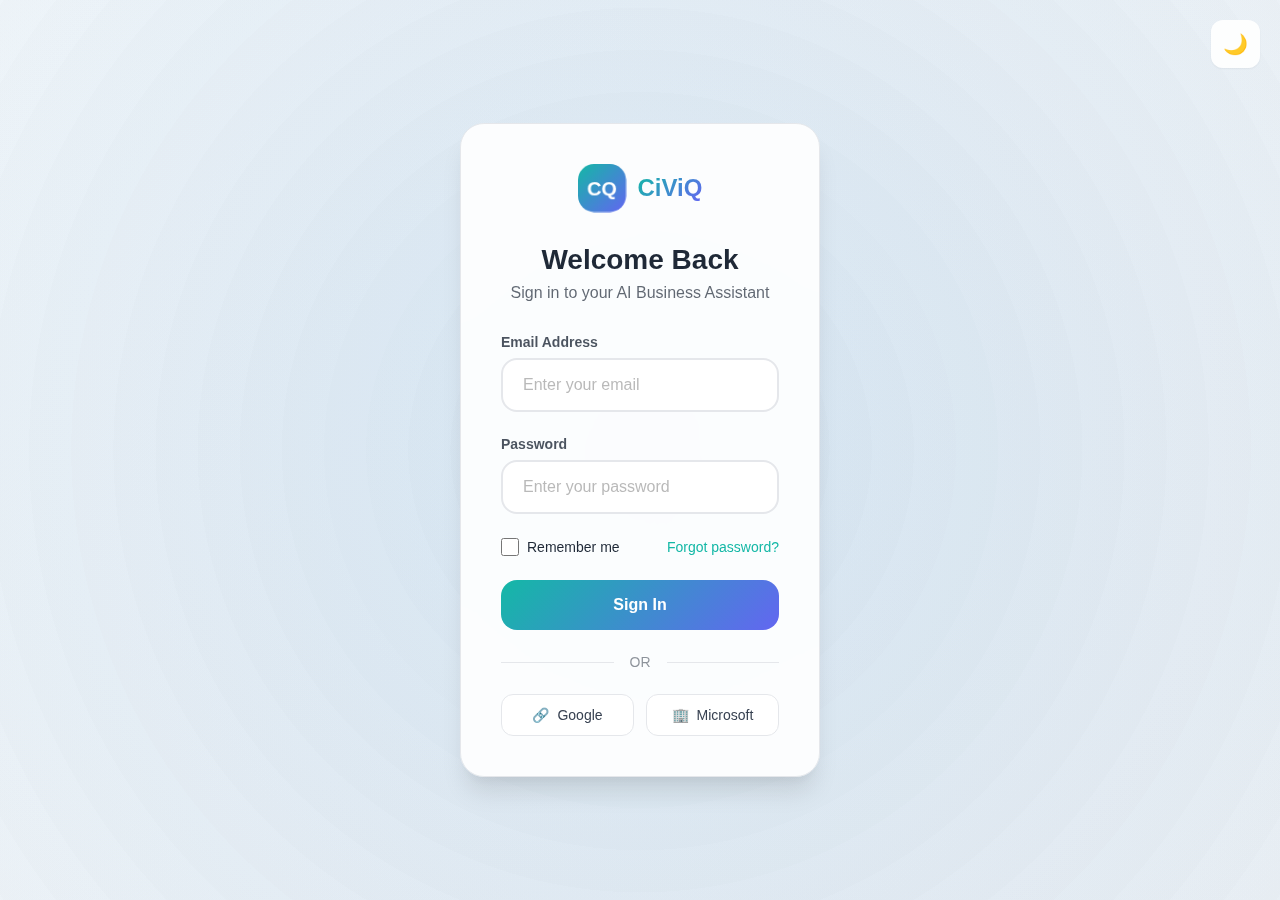
<file: index.html>
<!DOCTYPE html>
<html lang="en">
<head>
    <meta charset="UTF-8">
    <meta name="viewport" content="width=device-width, initial-scale=1.0">
    <meta http-equiv="refresh" content="0; url=login.html" />
    <link rel="stylesheet" href="style.css">
    <title>CiViQ - AI Business Assistant</title>
</head>
<body class="light">
    <div class="container">
        <!-- Sidebar -->
        <div class="sidebar">
            <div class="logo">
                <div class="logo-icon">CQ</div>
                <div class="logo-text">CiViQ</div>
            </div>

            <div class="sidebar-section">
                <div class="section-title">Quick Actions</div>
                <div class="quick-actions">
                    <button class="action-btn">
                        <span>📊</span>
                        Summarize Data
                    </button>
                    <button class="action-btn">
                        <span>🚨</span>
                        Show Alerts
                    </button>
                    <button class="action-btn">
                        <span>📋</span>
                        Draft Plan
                    </button>
                    <button class="action-btn">
                        <span>📈</span>
                        Generate Report
                    </button>
                </div>
            </div>

            <div class="sidebar-section">
                <div class="section-title">Recent Reports</div>
                <div class="recent-reports">
                    <div class="report-item">
                        <div class="report-title">Q4 Performance Summary</div>
                        <div class="report-meta">2 hours ago • Google Sheets</div>
                    </div>
                    <div class="report-item">
                        <div class="report-title">Risk Assessment Alert</div>
                        <div class="report-meta">5 hours ago • Slack Integration</div>
                    </div>
                    <div class="report-item">
                        <div class="report-title">Weekly Team Insights</div>
                        <div class="report-meta">1 day ago • Notion</div>
                    </div>
                    <div class="report-item">
                        <div class="report-title">Budget Analysis</div>
                        <div class="report-meta">2 days ago • Google Drive</div>
                    </div>
                </div>
            </div>
        </div>

        <!-- Main Content -->
        <div class="main-content">
            <div class="header">
                <div class="header-left">
                    <div class="status-indicator">
                        <div class="status-dot"></div>
                        All Systems Online
                    </div>
                </div>
                <div class="header-right">
                    <button class="theme-toggle" onclick="toggleTheme()">🌙</button>
                </div>
            </div>

            <div class="chat-area" id="chatArea">
                <div class="floating-info">
                    Connected: Google Drive, Slack, Notion, Sheets
                </div>

                <div class="message">
                    <div class="message-avatar ai-avatar">CQ</div>
                    <div class="message-content">
                        Welcome to CiVic Copilot! I'm your AI business assistant, ready to help you with operational insights, risk monitoring, and data analysis. I'm currently connected to your Google Drive, Slack, Notion, and Google Sheets.
                        <br><br>
                        I've detected 3 new alerts that require your attention and have fresh data from your connected sources. How can I assist you today?
                    </div>
                </div>
            </div>

            <!-- Input Area -->
            <div class="input-area">
                <div class="input-container">
                    <div class="suggestions">
                        <button class="suggestion-chip" onclick="sendSuggestion('📊 Weekly summary')">📊 Weekly summary</button>
                        <button class="suggestion-chip" onclick="sendSuggestion('🚨 Check alerts')">🚨 Check alerts</button>
                        <button class="suggestion-chip" onclick="sendSuggestion('📈 Revenue analysis')">📈 Revenue analysis</button>
                        <button class="suggestion-chip" onclick="sendSuggestion('📋 Create action plan')">📋 Create action plan</button>
                    </div>
                    <div class="input-wrapper">
                        <textarea class="message-input" id="messageInput" placeholder="Ask me about your business data, request insights, or create reports..." rows="1"></textarea>
                        <button class="send-btn" id="sendBtn" onclick="sendMessage()">↗</button>
                    </div>
                </div>
            </div>
        </div>
    </div>


    <script>
        let isDark = false;
        let isTyping = false;

        function toggleTheme() {
            const body = document.body;
            const themeToggle = document.querySelector('.theme-toggle');
            
            isDark = !isDark;
            
            if (isDark) {
                body.className = 'dark';
                themeToggle.textContent = '☀️';
            } else {
                body.className = 'light';
                themeToggle.textContent = '🌙';
            }
        }

        function addMessage(content, isUser = false) {
            const chatArea = document.getElementById('chatArea');
            const messageDiv = document.createElement('div');
            messageDiv.className = `message ${isUser ? 'user' : ''}`;
            
            const avatar = document.createElement('div');
            avatar.className = `message-avatar ${isUser ? 'user-avatar' : 'ai-avatar'}`;
            avatar.textContent = isUser ? 'U' : 'CQ';
            
            const messageContent = document.createElement('div');
            messageContent.className = 'message-content';
            messageContent.innerHTML = content;
            
            messageDiv.appendChild(avatar);
            messageDiv.appendChild(messageContent);
            chatArea.appendChild(messageDiv);
            
            // Scroll to bottom
            chatArea.scrollTop = chatArea.scrollHeight;
        }

        function addTypingIndicator() {
            const chatArea = document.getElementById('chatArea');
            const messageDiv = document.createElement('div');
            messageDiv.className = 'message';
            messageDiv.id = 'typingIndicator';
            
            const avatar = document.createElement('div');
            avatar.className = 'message-avatar ai-avatar';
            avatar.textContent = 'CQ';
            
            const typingDiv = document.createElement('div');
            typingDiv.className = 'message-content typing-indicator';
            typingDiv.innerHTML = '<div class="typing-dot"></div><div class="typing-dot"></div><div class="typing-dot"></div>';
            
            messageDiv.appendChild(avatar);
            messageDiv.appendChild(typingDiv);
            chatArea.appendChild(messageDiv);
            
            // Scroll to bottom
            chatArea.scrollTop = chatArea.scrollHeight;
        }

        function removeTypingIndicator() {
            const typingIndicator = document.getElementById('typingIndicator');
            if (typingIndicator) {
                typingIndicator.remove();
            }
        }

        function simulateAIResponse(userMessage) {
            const responses = [
                "I'm analyzing your request. Based on the data from your connected sources, here are the key insights you're looking for...",
                "Let me pull the latest information from your systems. I can see some interesting patterns in your data that might be relevant...",
                "I've processed your query and found several important points to highlight. Here's what the data shows...",
                "Based on my analysis of your recent activity across all platforms, I can provide you with the following insights...",
                "I've reviewed your latest data and identified some key trends. Let me break this down for you..."
            ];
            
            const randomResponse = responses[Math.floor(Math.random() * responses.length)];
            
            // Add typing indicator
            addTypingIndicator();
            isTyping = true;
            
            // Simulate AI thinking time (2-4 seconds)
            setTimeout(() => {
                removeTypingIndicator();
                addMessage(randomResponse);
                isTyping = false;
            }, Math.random() * 2000 + 2000);
        }

        function sendMessage() {
            const textarea = document.getElementById('messageInput');
            const sendBtn = document.getElementById('sendBtn');
            const input = textarea.value.trim();
            
            if (input && !isTyping) {
                // Add user message
                addMessage(input, true);
                
                // Clear input
                textarea.value = '';
                textarea.style.height = 'auto';
                
                // Disable send button while typing
                sendBtn.disabled = true;
                
                // Simulate AI response
                simulateAIResponse(input);
                
                // Re-enable send button after response
                setTimeout(() => {
                    sendBtn.disabled = false;
                }, 4000);
            }
        }

        // Auto-resize textarea
        const textarea = document.getElementById('messageInput');
        textarea.addEventListener('input', function() {
            this.style.height = 'auto';
            this.style.height = Math.min(this.scrollHeight, 120) + 'px';
        });

        // Add interactivity to suggestions
        document.querySelectorAll('.suggestion-chip').forEach(chip => {
            chip.addEventListener('click', function() {
                textarea.value = this.textContent.substring(2); // Remove emoji
                textarea.focus();
            });
        });

        // Add interactivity to action buttons
        document.querySelectorAll('.action-btn').forEach(btn => {
            btn.addEventListener('click', function() {
                const action = this.textContent.trim();
                textarea.value = `Please ${action.toLowerCase()}`;
                textarea.focus();
            });
        });

        // Add send button functionality
        document.getElementById('sendBtn').addEventListener('click', sendMessage);

        // Handle Enter key in textarea
        textarea.addEventListener('keydown', function(e) {
            if (e.key === 'Enter' && !e.shiftKey) {
                e.preventDefault();
                sendMessage();
            }
        });
    </script>
</body>
</html>
</file>
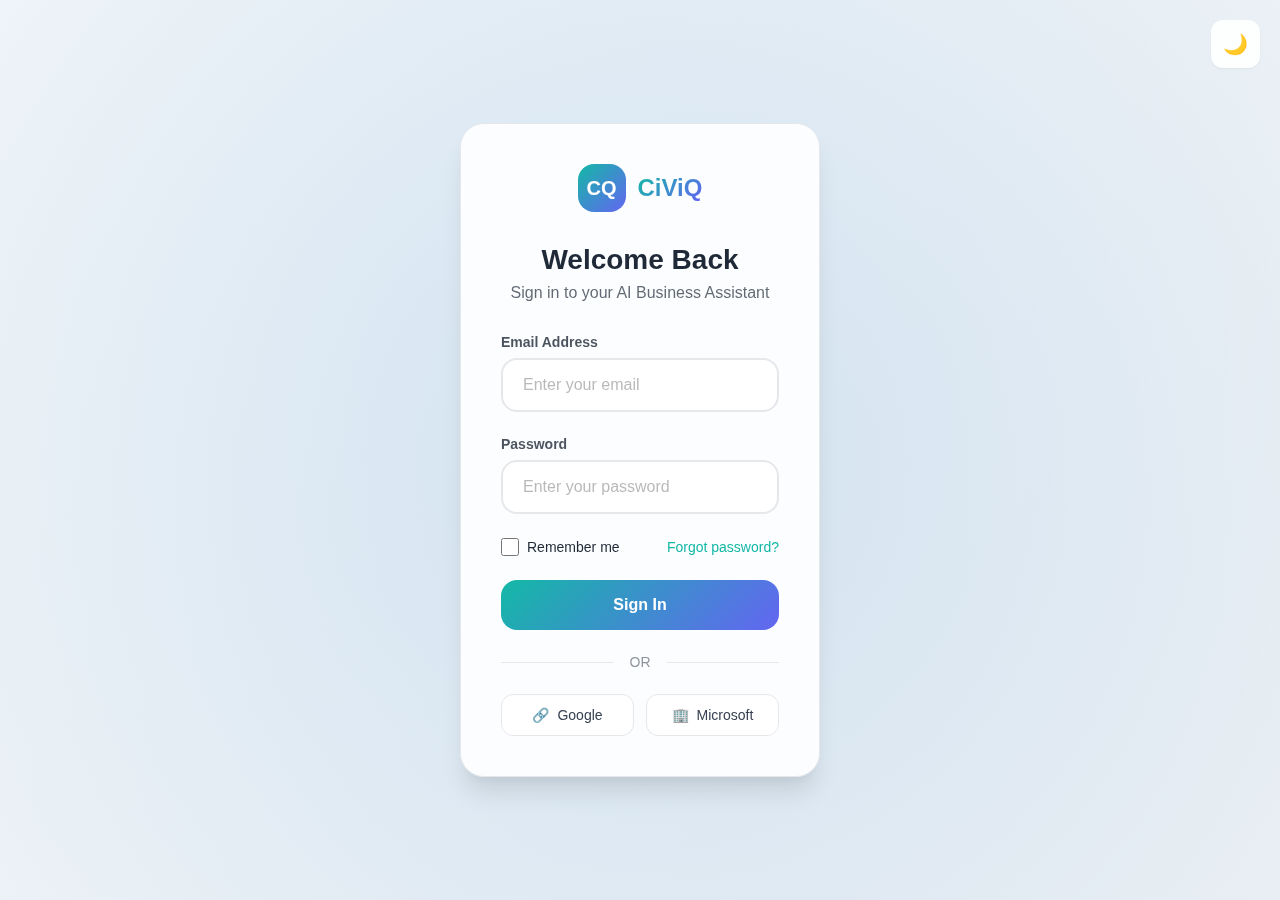
<file: login.html>
<!DOCTYPE html>
<html lang="en">
<head>
    <meta charset="UTF-8">
    <meta name="viewport" content="width=device-width, initial-scale=1.0">
    <title>CiViQ - Login</title>
    <style>
        * {
            margin: 0;
            padding: 0;
            box-sizing: border-box;
        }

        :root {
            --teal-primary: #14b8a6;
            --teal-secondary: #0d9488;
            --indigo-primary: #6366f1;
            --indigo-secondary: #4f46e5;
            --grey-50: #f9fafb;
            --grey-100: #f3f4f6;
            --grey-200: #e5e7eb;
            --grey-300: #d1d5db;
            --grey-400: #9ca3af;
            --grey-500: #6b7280;
            --grey-600: #4b5563;
            --grey-700: #374151;
            --grey-800: #1f2937;
            --grey-900: #111827;
            --white: #ffffff;
            --shadow-sm: 0 1px 2px 0 rgb(0 0 0 / 0.05);
            --shadow-md: 0 4px 6px -1px rgb(0 0 0 / 0.1), 0 2px 4px -2px rgb(0 0 0 / 0.1);
            --shadow-lg: 0 10px 15px -3px rgb(0 0 0 / 0.1), 0 4px 6px -4px rgb(0 0 0 / 0.1);
            --shadow-xl: 0 20px 25px -5px rgb(0 0 0 / 0.1), 0 10px 10px -5px rgb(0 0 0 / 0.04);
        }

        body {
            font-family: -apple-system, BlinkMacSystemFont, 'Segoe UI', Roboto, Oxygen, Ubuntu, Cantarell, sans-serif;
            height: 100vh;
            display: flex;
            align-items: center;
            justify-content: center;
            transition: all 0.3s ease;
            position: relative;
            overflow: hidden;
        }

        /* Light Mode */
        body.light {
            background: linear-gradient(135deg, var(--grey-50) 0%, var(--grey-100) 100%);
            color: var(--grey-800);
        }

        /* Dark Mode */
        body.dark {
            background: linear-gradient(135deg, var(--grey-900) 0%, #0f172a 100%);
            color: var(--grey-100);
        }

        /* Animated Background */
        .bg-animation {
            position: absolute;
            top: 0;
            left: 0;
            right: 0;
            bottom: 0;
            overflow: hidden;
            z-index: 1;
        }

        .bg-animation::before {
            content: '';
            position: absolute;
            top: -50%;
            left: -50%;
            width: 200%;
            height: 200%;
            background: radial-gradient(circle, rgba(20, 184, 166, 0.1) 0%, transparent 70%);
            animation: rotate 20s linear infinite;
        }

        .bg-animation::after {
            content: '';
            position: absolute;
            top: -50%;
            right: -50%;
            width: 200%;
            height: 200%;
            background: radial-gradient(circle, rgba(99, 102, 241, 0.1) 0%, transparent 70%);
            animation: rotate 25s linear infinite reverse;
        }

        @keyframes rotate {
            0% { transform: rotate(0deg); }
            100% { transform: rotate(360deg); }
        }

        /* Theme Toggle */
        .theme-toggle {
            position: absolute;
            top: 20px;
            right: 20px;
            padding: 12px;
            border: none;
            border-radius: 12px;
            cursor: pointer;
            font-size: 20px;
            transition: all 0.2s ease;
            z-index: 1000;
        }

        .light .theme-toggle {
            background: rgba(255, 255, 255, 0.9);
            backdrop-filter: blur(10px);
            box-shadow: var(--shadow-sm);
        }

        .light .theme-toggle:hover {
            background: var(--grey-100);
            box-shadow: var(--shadow-md);
        }

        .dark .theme-toggle {
            background: rgba(31, 41, 55, 0.9);
            backdrop-filter: blur(10px);
            color: var(--grey-300);
            border: 1px solid var(--grey-700);
        }

        .dark .theme-toggle:hover {
            background: var(--grey-700);
        }

        /* Login Container */
        .login-container {
            position: relative;
            z-index: 10;
            width: 100%;
            max-width: 400px;
            padding: 20px;
        }

        .login-card {
            padding: 40px;
            border-radius: 24px;
            backdrop-filter: blur(20px);
            border: 1px solid;
            transition: all 0.3s ease;
            position: relative;
            overflow: hidden;
        }

        .light .login-card {
            background: rgba(255, 255, 255, 0.9);
            border-color: var(--grey-200);
            box-shadow: var(--shadow-xl);
        }

        .dark .login-card {
            background: rgba(31, 41, 55, 0.9);
            border-color: var(--grey-700);
            box-shadow: 0 20px 25px -5px rgb(0 0 0 / 0.3);
        }

        /* Logo */
        .logo {
            display: flex;
            align-items: center;
            justify-content: center;
            gap: 12px;
            margin-bottom: 32px;
        }

        .logo-icon {
            width: 48px;
            height: 48px;
            background: linear-gradient(135deg, var(--teal-primary), var(--indigo-primary));
            border-radius: 16px;
            display: flex;
            align-items: center;
            justify-content: center;
            color: white;
            font-weight: bold;
            font-size: 20px;
            animation: pulse 2s infinite;
        }

        .logo-text {
            font-size: 24px;
            font-weight: 700;
            background: linear-gradient(135deg, var(--teal-primary), var(--indigo-primary));
            -webkit-background-clip: text;
            -webkit-text-fill-color: transparent;
            background-clip: text;
        }

        @keyframes pulse {
            0%, 100% { transform: scale(1); }
            50% { transform: scale(1.05); }
        }

        /* Welcome Text */
        .welcome-text {
            text-align: center;
            margin-bottom: 32px;
        }

        .welcome-title {
            font-size: 28px;
            font-weight: 700;
            margin-bottom: 8px;
        }

        .welcome-subtitle {
            font-size: 16px;
            opacity: 0.7;
        }

        /* Form */
        .login-form {
            display: flex;
            flex-direction: column;
            gap: 24px;
        }

        .form-group {
            position: relative;
        }

        .form-label {
            display: block;
            font-size: 14px;
            font-weight: 600;
            margin-bottom: 8px;
            opacity: 0.8;
        }

        .form-input {
            width: 100%;
            padding: 16px 20px;
            border: 2px solid;
            border-radius: 16px;
            font-size: 16px;
            outline: none;
            transition: all 0.2s ease;
            font-family: inherit;
        }

        .light .form-input {
            background: var(--white);
            border-color: var(--grey-200);
            color: var(--grey-800);
        }

        .light .form-input:focus {
            border-color: var(--teal-primary);
            box-shadow: 0 0 0 3px rgba(20, 184, 166, 0.1);
        }

        .dark .form-input {
            background: var(--grey-800);
            border-color: var(--grey-700);
            color: var(--grey-100);
        }

        .dark .form-input:focus {
            border-color: var(--teal-primary);
            box-shadow: 0 0 0 3px rgba(20, 184, 166, 0.1);
        }

        .form-input::placeholder {
            opacity: 0.5;
        }

        /* Remember Me */
        .remember-forgot {
            display: flex;
            justify-content: space-between;
            align-items: center;
            font-size: 14px;
        }

        .remember-me {
            display: flex;
            align-items: center;
            gap: 8px;
        }

        .checkbox {
            width: 18px;
            height: 18px;
            border: 2px solid;
            border-radius: 4px;
            cursor: pointer;
            transition: all 0.2s ease;
        }

        .light .checkbox {
            border-color: var(--grey-300);
        }

        .light .checkbox:checked {
            background: var(--teal-primary);
            border-color: var(--teal-primary);
        }

        .dark .checkbox {
            border-color: var(--grey-600);
        }

        .dark .checkbox:checked {
            background: var(--teal-primary);
            border-color: var(--teal-primary);
        }

        .forgot-password {
            color: var(--teal-primary);
            text-decoration: none;
            font-weight: 500;
            transition: all 0.2s ease;
        }

        .forgot-password:hover {
            color: var(--teal-secondary);
        }

        /* Login Button */
        .login-btn {
            width: 100%;
            padding: 16px;
            border: none;
            border-radius: 16px;
            background: linear-gradient(135deg, var(--teal-primary), var(--indigo-primary));
            color: white;
            font-size: 16px;
            font-weight: 600;
            cursor: pointer;
            transition: all 0.2s ease;
            position: relative;
            overflow: hidden;
        }

        .login-btn:hover {
            transform: translateY(-2px);
            box-shadow: var(--shadow-lg);
        }

        .login-btn:active {
            transform: translateY(0);
        }

        .login-btn:disabled {
            opacity: 0.7;
            cursor: not-allowed;
            transform: none;
        }

        /* Loading Animation */
        .loading {
            display: none;
            width: 20px;
            height: 20px;
            border: 2px solid rgba(255, 255, 255, 0.3);
            border-radius: 50%;
            border-top-color: white;
            animation: spin 1s linear infinite;
            margin-right: 8px;
        }

        @keyframes spin {
            0% { transform: rotate(0deg); }
            100% { transform: rotate(360deg); }
        }

        /* Divider */
        .divider {
            display: flex;
            align-items: center;
            gap: 16px;
            margin: 24px 0;
        }

        .divider-line {
            flex: 1;
            height: 1px;
        }

        .light .divider-line {
            background: var(--grey-200);
        }

        .dark .divider-line {
            background: var(--grey-700);
        }

        .divider-text {
            font-size: 14px;
            opacity: 0.5;
        }

        /* Social Login */
        .social-login {
            display: flex;
            gap: 12px;
        }

        .social-btn {
            flex: 1;
            padding: 12px;
            border: 1px solid;
            border-radius: 12px;
            cursor: pointer;
            transition: all 0.2s ease;
            display: flex;
            align-items: center;
            justify-content: center;
            font-size: 14px;
            font-weight: 500;
            gap: 8px;
        }

        .light .social-btn {
            background: var(--white);
            border-color: var(--grey-200);
            color: var(--grey-700);
        }

        .light .social-btn:hover {
            background: var(--grey-50);
            border-color: var(--grey-300);
        }

        .dark .social-btn {
            background: var(--grey-800);
            border-color: var(--grey-700);
            color: var(--grey-300);
        }

        .dark .social-btn:hover {
            background: var(--grey-700);
        }

        /* Responsive Design */
        @media (max-width: 480px) {
            .login-container {
                padding: 16px;
            }

            .login-card {
                padding: 24px;
            }

            .welcome-title {
                font-size: 24px;
            }

            .social-login {
                flex-direction: column;
            }
        }
    </style>
</head>
<body class="light">
    <div class="bg-animation"></div>
    
    <button class="theme-toggle" onclick="toggleTheme()">🌙</button>

    <div class="login-container">
        <div class="login-card">
            <div class="logo">
                <div class="logo-icon">CQ</div>
                <div class="logo-text">CiViQ</div>
            </div>

            <div class="welcome-text">
                <h1 class="welcome-title">Welcome Back</h1>
                <p class="welcome-subtitle">Sign in to your AI Business Assistant</p>
            </div>

            <form class="login-form" onsubmit="handleLogin(event)">
                <div class="form-group">
                    <label class="form-label" for="email">Email Address</label>
                    <input 
                        class="form-input" 
                        type="email" 
                        id="email" 
                        placeholder="Enter your email"
                        required
                    >
                </div>

                <div class="form-group">
                    <label class="form-label" for="password">Password</label>
                    <input 
                        class="form-input" 
                        type="password" 
                        id="password" 
                        placeholder="Enter your password"
                        required
                    >
                </div>

                <div class="remember-forgot">
                    <label class="remember-me">
                        <input type="checkbox" class="checkbox" id="remember">
                        <span>Remember me</span>
                    </label>
                    <a href="#" class="forgot-password">Forgot password?</a>
                </div>

                <button type="submit" class="login-btn" id="loginBtn">
                    <div class="loading" id="loading"></div>
                    <span id="loginText">Sign In</span>
                </button>
            </form>

            <div class="divider">
                <div class="divider-line"></div>
                <span class="divider-text">OR</span>
                <div class="divider-line"></div>
            </div>

            <div class="social-login">
                <button class="social-btn" onclick="socialLogin('google')">
                    <span>🔗</span>
                    Google
                </button>
                <button class="social-btn" onclick="socialLogin('microsoft')">
                    <span>🏢</span>
                    Microsoft
                </button>
            </div>
        </div>
    </div>

    <script>
        let isDark = false;

        function toggleTheme() {
            const body = document.body;
            const themeToggle = document.querySelector('.theme-toggle');
            
            isDark = !isDark;
            
            if (isDark) {
                body.className = 'dark';
                themeToggle.textContent = '☀️';
            } else {
                body.className = 'light';
                themeToggle.textContent = '🌙';
            }
        }

        function handleLogin(event) {
            event.preventDefault();
            
            const loginBtn = document.getElementById('loginBtn');
            const loginText = document.getElementById('loginText');
            const loading = document.getElementById('loading');
            const email = document.getElementById('email').value;
            const password = document.getElementById('password').value;
            
            // Basic validation
            if (!email || !password) {
                alert('Please fill in all fields');
                return;
            }
            
            // Show loading state
            loginBtn.disabled = true;
            loading.style.display = 'inline-block';
            loginText.textContent = 'Signing In...';
            
            // Simulate login process
            setTimeout(() => {
                // For demo purposes, accept any email/password
                // In real app, validate credentials here
                
                // Show success message
                loginText.textContent = 'Success! Redirecting...';
                loading.style.display = 'none';
                
                // Redirect to main app after a short delay
                setTimeout(() => {
                    // In a real app, you would redirect to your main application
                    // For now, we'll simulate the redirect
                    redirectToMainApp();
                }, 1000);
                
            }, 2000);
        }

       function redirectToMainApp() {
    // Redirect to index.html
    window.location.href = 'index.html';
           
        }

        function socialLogin(provider) {
            alert(`Social login with ${provider} would be implemented here`);
        }

        // Add some subtle animations on load
        window.addEventListener('load', () => {
            const card = document.querySelector('.login-card');
            card.style.transform = 'translateY(20px)';
            card.style.opacity = '0';
            
            setTimeout(() => {
                card.style.transition = 'all 0.6s ease';
                card.style.transform = 'translateY(0)';
                card.style.opacity = '1';
            }, 100);
        });
    </script>
</body>
</html>
</file>
<file: style.css>
* {
        margin: 0;
        padding: 0;
        box-sizing: border-box;
    }

        :root {
            --teal-primary: #14b8a6;
            --teal-secondary: #0d9488;
            --indigo-primary: #6366f1;
            --indigo-secondary: #4f46e5;
            --grey-50: #f9fafb;
            --grey-100: #f3f4f6;
            --grey-200: #e5e7eb;
            --grey-300: #d1d5db;
            --grey-400: #9ca3af;
            --grey-500: #6b7280;
            --grey-600: #4b5563;
            --grey-700: #374151;
            --grey-800: #1f2937;
            --grey-900: #111827;
            --white: #ffffff;
            --shadow-sm: 0 1px 2px 0 rgb(0 0 0 / 0.05);
            --shadow-md: 0 4px 6px -1px rgb(0 0 0 / 0.1), 0 2px 4px -2px rgb(0 0 0 / 0.1);
            --shadow-lg: 0 10px 15px -3px rgb(0 0 0 / 0.1), 0 4px 6px -4px rgb(0 0 0 / 0.1);
        }

        body {
            font-family: -apple-system, BlinkMacSystemFont, 'Segoe UI', Roboto, Oxygen, Ubuntu, Cantarell, sans-serif;
            height: 100vh;
            overflow: hidden;
            transition: all 0.3s ease;
        }

        /* Light Mode */
        body.light {
            background: linear-gradient(135deg, var(--grey-50) 0%, var(--grey-100) 100%);
            color: var(--grey-800);
        }

        /* Dark Mode */
        body.dark {
            background: linear-gradient(135deg, var(--grey-900) 0%, #0f172a 100%);
            color: var(--grey-100);
        }

        .container {
            display: flex;
            height: 100vh;
        }

        /* Sidebar */
        .sidebar {
            width: 320px;
            padding: 20px;
            border-right: 1px solid;
            overflow-y: auto;
            transition: all 0.3s ease;
        }

        .light .sidebar {
            background: rgba(255, 255, 255, 0.8);
            backdrop-filter: blur(10px);
            border-color: var(--grey-200);
        }

        .dark .sidebar {
            background: rgba(31, 41, 55, 0.8);
            backdrop-filter: blur(10px);
            border-color: var(--grey-700);
        }

        .logo {
            display: flex;
            align-items: center;
            gap: 12px;
            margin-bottom: 32px;
            padding: 8px 0;
        }

        .logo-icon {
            width: 40px;
            height: 40px;
            background: linear-gradient(135deg, var(--teal-primary), var(--indigo-primary));
            border-radius: 12px;
            display: flex;
            align-items: center;
            justify-content: center;
            color: white;
            font-weight: bold;
            font-size: 18px;
        }

        .logo-text {
            font-size: 20px;
            font-weight: 700;
            background: linear-gradient(135deg, var(--teal-primary), var(--indigo-primary));
            -webkit-background-clip: text;
            -webkit-text-fill-color: transparent;
            background-clip: text;
        }

        .sidebar-section {
            margin-bottom: 32px;
        }

        .section-title {
            font-size: 14px;
            font-weight: 600;
            margin-bottom: 16px;
            opacity: 0.7;
            text-transform: uppercase;
            letter-spacing: 0.5px;
        }

        .quick-actions {
            display: grid;
            gap: 12px;
        }

        .action-btn {
            padding: 16px;
            border: none;
            border-radius: 12px;
            cursor: pointer;
            font-size: 14px;
            font-weight: 500;
            display: flex;
            align-items: center;
            gap: 12px;
            transition: all 0.2s ease;
            text-align: left;
        }

        .light .action-btn {
            background: var(--white);
            color: var(--grey-700);
            box-shadow: var(--shadow-sm);
        }

        .light .action-btn:hover {
            box-shadow: var(--shadow-md);
            transform: translateY(-1px);
        }

        .dark .action-btn {
            background: var(--grey-800);
            color: var(--grey-200);
            border: 1px solid var(--grey-700);
        }

        .dark .action-btn:hover {
            background: var(--grey-700);
            transform: translateY(-1px);
        }

        .recent-reports {
            display: flex;
            flex-direction: column;
            gap: 12px;
        }

        .report-item {
            padding: 16px;
            border-radius: 12px;
            cursor: pointer;
            transition: all 0.2s ease;
        }

        .light .report-item {
            background: var(--white);
            box-shadow: var(--shadow-sm);
        }

        .light .report-item:hover {
            box-shadow: var(--shadow-md);
            transform: translateY(-1px);
        }

        .dark .report-item {
            background: var(--grey-800);
            border: 1px solid var(--grey-700);
        }

        .dark .report-item:hover {
            background: var(--grey-700);
        }

        .report-title {
            font-size: 14px;
            font-weight: 600;
            margin-bottom: 4px;
        }

        .report-meta {
            font-size: 12px;
            opacity: 0.6;
        }

        /* Main Content */
        .main-content {
            flex: 1;
            display: flex;
            flex-direction: column;
            position: relative;
        }

        /* Header */
        .header {
            padding: 20px 32px;
            border-bottom: 1px solid;
            display: flex;
            justify-content: space-between;
            align-items: center;
        }

        .light .header {
            background: rgba(255, 255, 255, 0.8);
            backdrop-filter: blur(10px);
            border-color: var(--grey-200);
        }

        .dark .header {
            background: rgba(31, 41, 55, 0.8);
            backdrop-filter: blur(10px);
            border-color: var(--grey-700);
        }

        .header-left {
            display: flex;
            align-items: center;
            gap: 16px;
        }

        .status-indicator {
            display: flex;
            align-items: center;
            gap: 8px;
            padding: 8px 16px;
            border-radius: 20px;
            font-size: 14px;
            font-weight: 500;
        }

        .light .status-indicator {
            background: var(--grey-100);
            color: var(--grey-700);
        }

        .dark .status-indicator {
            background: var(--grey-800);
            color: var(--grey-300);
        }

        .status-dot {
            width: 8px;
            height: 8px;
            background: var(--teal-primary);
            border-radius: 50%;
            animation: pulse 2s infinite;
        }

        @keyframes pulse {
            0%, 100% { opacity: 1; }
            50% { opacity: 0.5; }
        }

        .header-right {
            display: flex;
            align-items: center;
            gap: 16px;
        }

        .theme-toggle {
            padding: 8px;
            border: none;
            border-radius: 8px;
            cursor: pointer;
            font-size: 18px;
            transition: all 0.2s ease;
        }

        .light .theme-toggle {
            background: var(--grey-100);
        }

        .light .theme-toggle:hover {
            background: var(--grey-200);
        }

        .dark .theme-toggle {
            background: var(--grey-800);
            color: var(--grey-300);
        }

        .dark .theme-toggle:hover {
            background: var(--grey-700);
        }

        /* Floating Info */
        .floating-info {
            position: absolute;
            top: 20px;
            right: 20px;
            padding: 12px 20px;
            border-radius: 12px;
            font-size: 14px;
            backdrop-filter: blur(10px);
            border: 1px solid;
            z-index: 10;
        }

        .light .floating-info {
            background: rgba(255, 255, 255, 0.9);
            border-color: var(--grey-200);
            color: var(--grey-600);
        }

        .dark .floating-info {
            background: rgba(31, 41, 55, 0.9);
            border-color: var(--grey-700);
            color: var(--grey-400);
        }

        /* Chat Area */
        .chat-area {
            flex: 1;
            padding: 32px;
            overflow-y: auto;
            display: flex;
            flex-direction: column;
            gap: 24px;
            position: relative;
        }

        .message {
            display: flex;
            gap: 16px;
            max-width: 800px;
            animation: fadeIn 0.3s ease;
        }

        .message.user {
            margin-left: auto;
            flex-direction: row-reverse;
        }

        @keyframes fadeIn {
            from { opacity: 0; transform: translateY(10px); }
            to { opacity: 1; transform: translateY(0); }
        }

        .message-avatar {
            width: 40px;
            height: 40px;
            border-radius: 20px;
            display: flex;
            align-items: center;
            justify-content: center;
            font-weight: 600;
            flex-shrink: 0;
        }

        .ai-avatar {
            background: linear-gradient(135deg, var(--teal-primary), var(--indigo-primary));
            color: white;
        }

        .user-avatar {
            background: var(--grey-400);
            color: white;
        }

        .message-content {
            padding: 16px 20px;
            border-radius: 16px;
            line-height: 1.6;
        }

        .light .message-content {
            background: var(--white);
            box-shadow: var(--shadow-sm);
        }

        .dark .message-content {
            background: var(--grey-800);
            border: 1px solid var(--grey-700);
        }

        .typing-indicator {
            display: flex;
            align-items: center;
            gap: 4px;
            padding: 16px 20px;
        }

        .light .typing-indicator {
            background: var(--white);
            box-shadow: var(--shadow-sm);
            border-radius: 16px;
        }

        .dark .typing-indicator {
            background: var(--grey-800);
            border: 1px solid var(--grey-700);
            border-radius: 16px;
        }

        .typing-dot {
            width: 8px;
            height: 8px;
            background: var(--grey-400);
            border-radius: 50%;
            animation: typing 1.4s infinite;
        }

        .typing-dot:nth-child(1) { animation-delay: 0s; }
        .typing-dot:nth-child(2) { animation-delay: 0.2s; }
        .typing-dot:nth-child(3) { animation-delay: 0.4s; }

        @keyframes typing {
            0%, 60%, 100% { transform: translateY(0); }
            30% { transform: translateY(-10px); }
        }

        /* Input Area */
        .input-area {
            padding: 32px;
            border-top: 1px solid;
        }

        .light .input-area {
            background: rgba(255, 255, 255, 0.9);
            backdrop-filter: blur(10px);
            border-color: var(--grey-200);
        }

        .dark .input-area {
            background: rgba(31, 41, 55, 0.9);
            backdrop-filter: blur(10px);
            border-color: var(--grey-700);
        }

        .input-container {
            max-width: 800px;
            margin: 0 auto;
        }

        .suggestions {
            display: flex;
            gap: 12px;
            margin-bottom: 16px;
            flex-wrap: wrap;
        }

        .suggestion-chip {
            padding: 8px 16px;
            border-radius: 20px;
            font-size: 14px;
            cursor: pointer;
            transition: all 0.2s ease;
            border: none;
        }

        .light .suggestion-chip {
            background: var(--grey-100);
            color: var(--grey-700);
        }

        .light .suggestion-chip:hover {
            background: var(--teal-primary);
            color: white;
        }

        .dark .suggestion-chip {
            background: var(--grey-800);
            color: var(--grey-300);
            border: 1px solid var(--grey-700);
        }

        .dark .suggestion-chip:hover {
            background: var(--teal-primary);
            color: white;
            border-color: var(--teal-primary);
        }

        .input-wrapper {
            position: relative;
            display: flex;
            align-items: flex-end;
            gap: 12px;
        }

        .message-input {
            flex: 1;
            padding: 16px 20px;
            border: 2px solid;
            border-radius: 24px;
            font-size: 16px;
            outline: none;
            transition: all 0.2s ease;
            resize: none;
            min-height: 56px;
            max-height: 120px;
            font-family: inherit;
        }

        .light .message-input {
            background: var(--white);
            border-color: var(--grey-200);
            color: var(--grey-800);
        }

        .light .message-input:focus {
            border-color: var(--teal-primary);
            box-shadow: 0 0 0 3px rgba(20, 184, 166, 0.1);
        }

        .dark .message-input {
            background: var(--grey-800);
            border-color: var(--grey-700);
            color: var(--grey-100);
        }

        .dark .message-input:focus {
            border-color: var(--teal-primary);
            box-shadow: 0 0 0 3px rgba(20, 184, 166, 0.1);
        }

        .message-input::placeholder {
            opacity: 0.5;
        }

        .send-btn {
            width: 56px;
            height: 56px;
            border: none;
            border-radius: 28px;
            background: linear-gradient(135deg, var(--teal-primary), var(--indigo-primary));
            color: white;
            cursor: pointer;
            display: flex;
            align-items: center;
            justify-content: center;
            font-size: 20px;
            transition: all 0.2s ease;
            flex-shrink: 0;
        }

        .send-btn:hover {
            transform: scale(1.05);
            box-shadow: var(--shadow-lg);
        }

        .send-btn:disabled {
            opacity: 0.5;
            cursor: not-allowed;
            transform: none;
        }

        /* Responsive Design */
        @media (max-width: 768px) {
            .sidebar {
                display: none;
            }
            
            .chat-area, .input-area {
                padding: 16px;
            }

            .header {
                padding: 16px 20px;
            }

            .floating-info {
                top: 10px;
                right: 10px;
                font-size: 12px;
                padding: 8px 12px;
            }

            .suggestions {
                gap: 8px;
            }

            .suggestion-chip {
                font-size: 12px;
                padding: 6px 12px;
            }
        }
</file>
